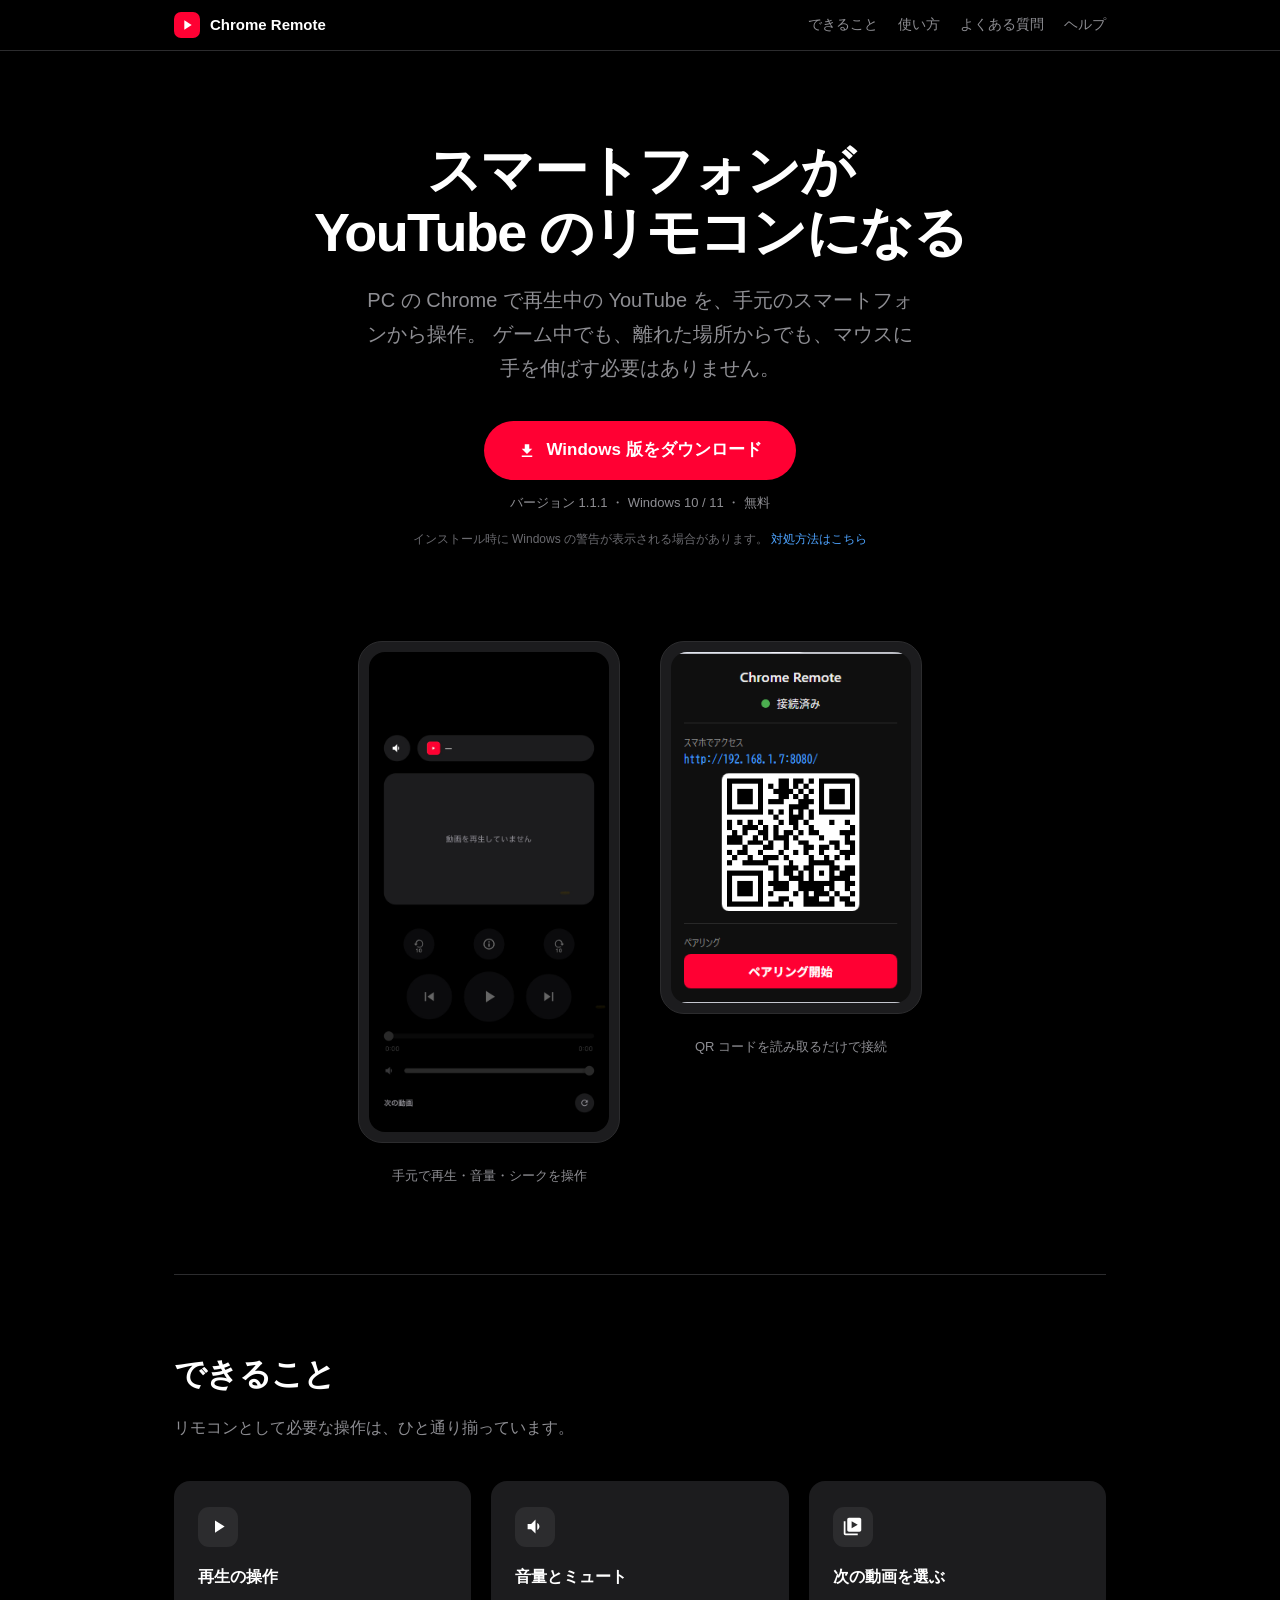
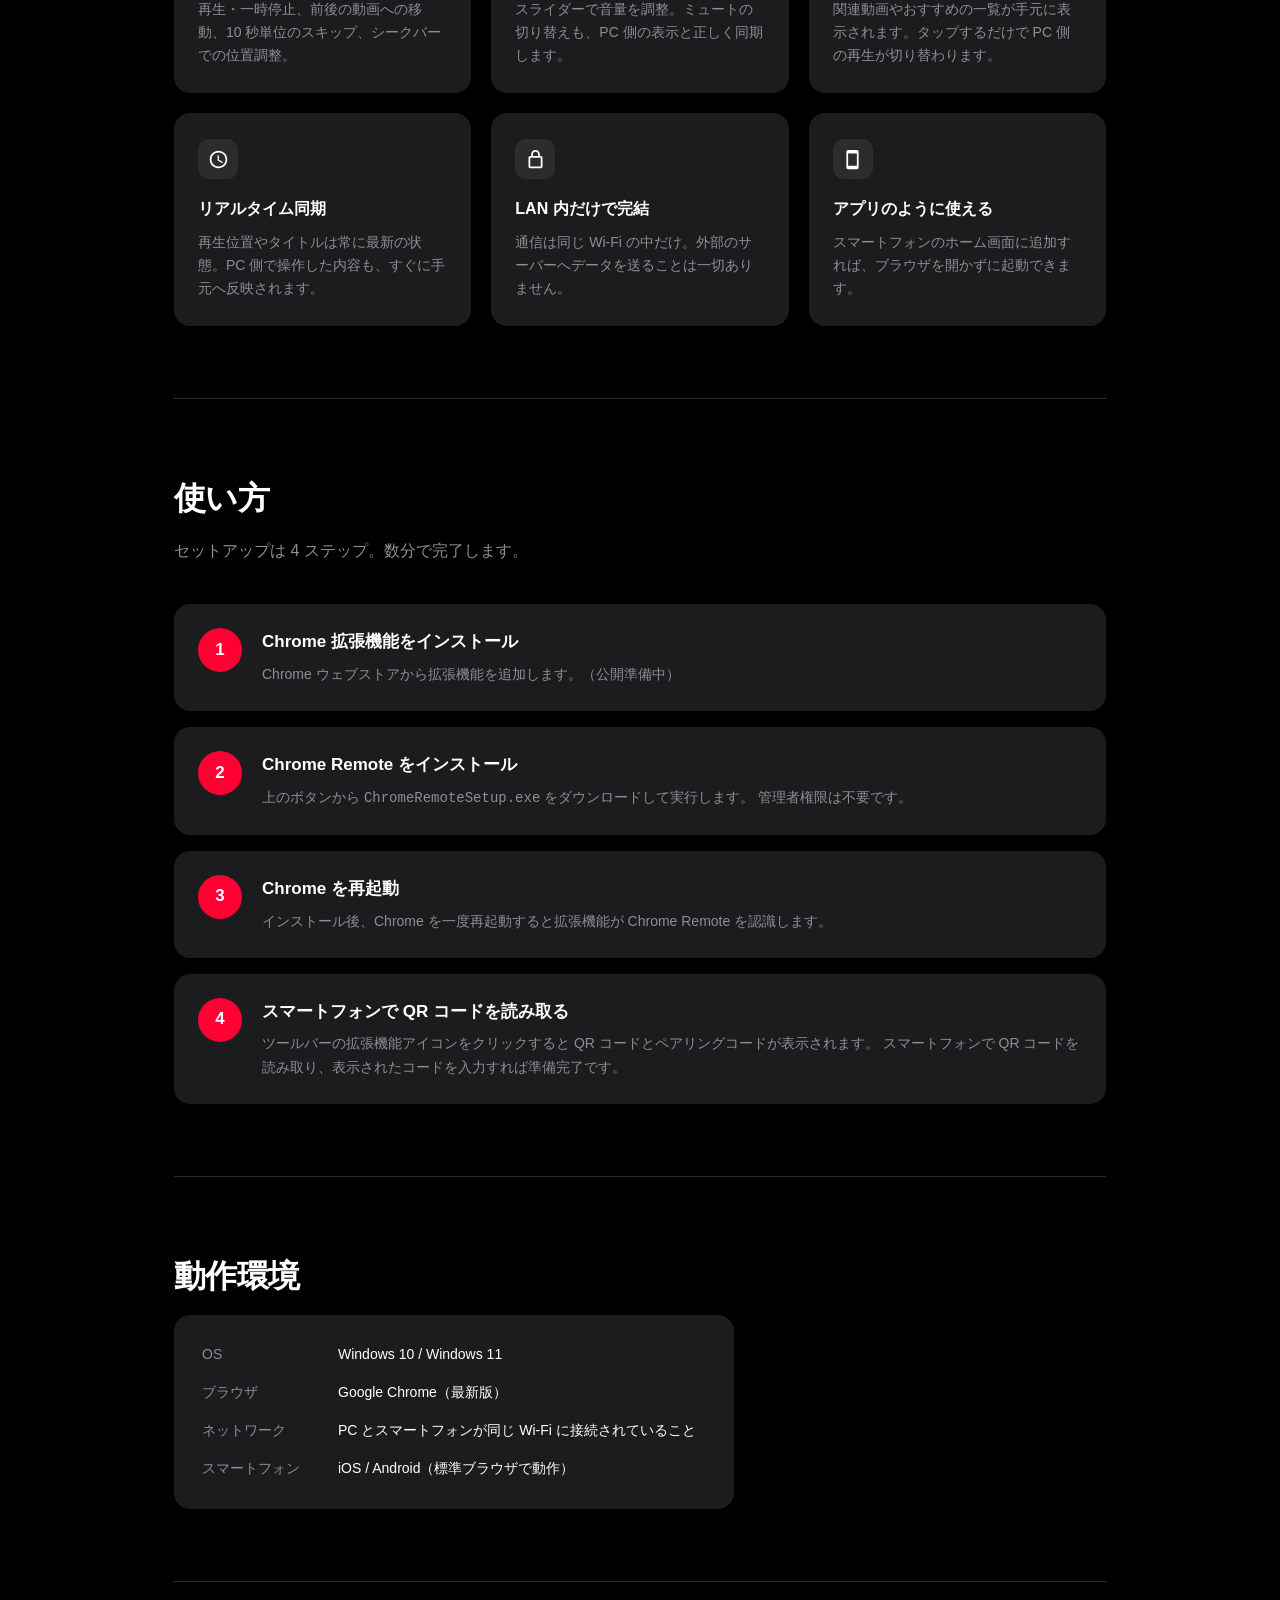
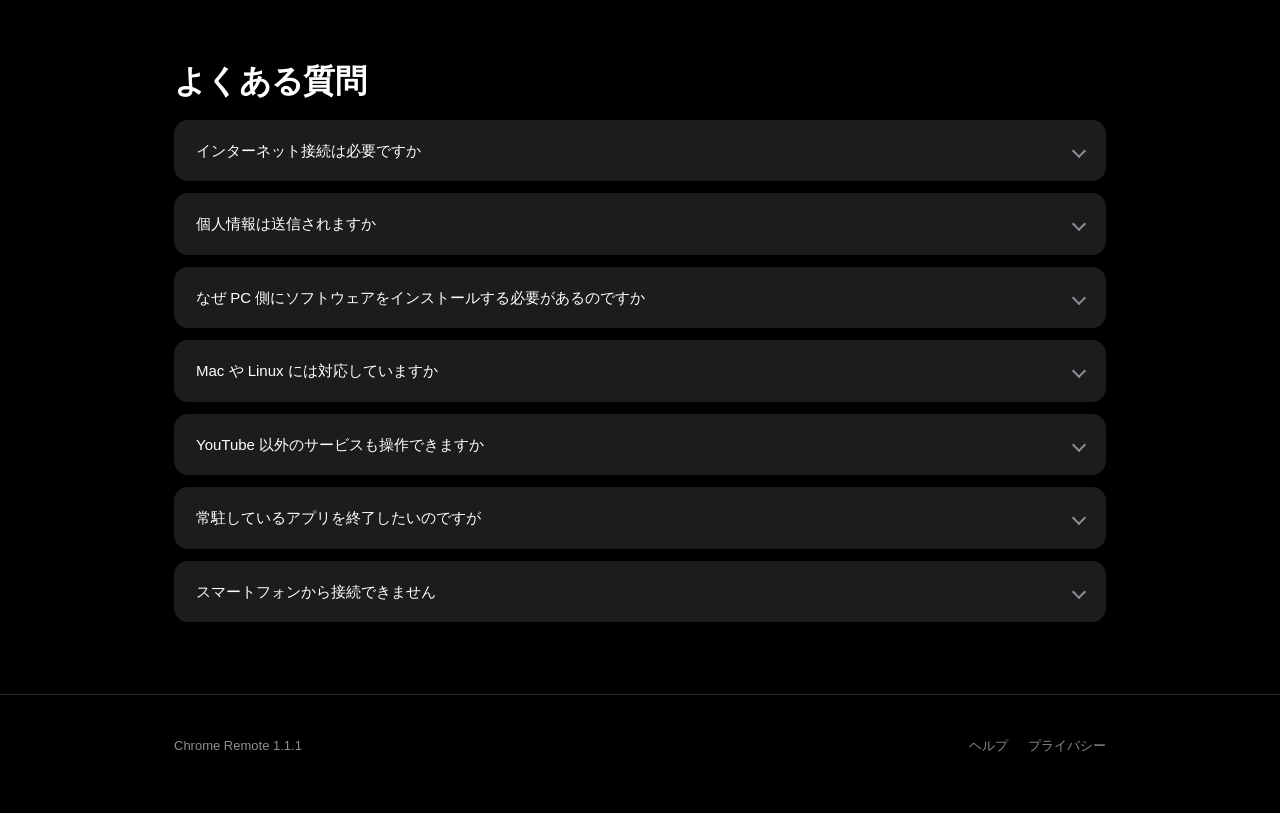
<file: index.html>
<!DOCTYPE html>
<html lang="ja">
<head>
<meta charset="utf-8">
<meta name="viewport" content="width=device-width, initial-scale=1">
<title>Chrome Remote — スマートフォンから PC の YouTube を操作</title>
<meta name="description" content="スマートフォンから PC の Chrome で再生中の YouTube を操作できる Windows 用ツール。同一 Wi-Fi 内で動作し、インターネット接続は不要です。">
<link rel="icon" type="image/png" href="assets/icon-192.png">
<style>
:root {
  --bg: #000000;
  --surface: #1c1c1e;
  --surface-2: #2c2c2e;
  --fg: #ffffff;
  --fg-dim: #8e8e93;
  --accent: #ff0033;
  --border: #2c2c2e;
  --max: 980px;
}

* { box-sizing: border-box; margin: 0; padding: 0; }

html { scroll-behavior: smooth; }

body {
  font-family: -apple-system, BlinkMacSystemFont, "Segoe UI",
    "Hiragino Sans", "Noto Sans JP", sans-serif;
  background: var(--bg);
  color: var(--fg);
  line-height: 1.7;
  -webkit-font-smoothing: antialiased;
}

.wrap {
  max-width: var(--max);
  margin: 0 auto;
  padding: 0 24px;
}

/* ---- Header ---- */
.site-header {
  position: sticky;
  top: 0;
  z-index: 10;
  background: rgba(0, 0, 0, 0.72);
  backdrop-filter: saturate(180%) blur(20px);
  -webkit-backdrop-filter: saturate(180%) blur(20px);
  border-bottom: 1px solid var(--border);
}
.header-inner {
  max-width: var(--max);
  margin: 0 auto;
  padding: 12px 24px;
  display: flex;
  align-items: center;
  justify-content: space-between;
  gap: 16px;
}
.brand {
  display: flex;
  align-items: center;
  gap: 10px;
  font-weight: 600;
  font-size: 15px;
  text-decoration: none;
  color: var(--fg);
}
.brand-mark {
  width: 26px;
  height: 26px;
  border-radius: 7px;
  background: var(--accent);
  display: grid;
  place-items: center;
}
.brand-mark svg { width: 16px; height: 16px; fill: #fff; }

.header-nav {
  display: flex;
  gap: 20px;
  font-size: 14px;
}
.header-nav a {
  color: var(--fg-dim);
  text-decoration: none;
  transition: color 0.15s;
}
.header-nav a:hover { color: var(--fg); }

/* ---- Hero ---- */
.hero {
  padding: 88px 0 72px;
  text-align: center;
}
.hero h1 {
  font-size: clamp(34px, 6vw, 54px);
  font-weight: 700;
  letter-spacing: -0.03em;
  line-height: 1.15;
}
.hero .lede {
  margin-top: 20px;
  font-size: clamp(16px, 2.4vw, 20px);
  color: var(--fg-dim);
  max-width: 560px;
  margin-left: auto;
  margin-right: auto;
}
.hero .cta-group {
  margin-top: 36px;
  display: flex;
  flex-direction: column;
  align-items: center;
  gap: 12px;
}
.btn-primary {
  display: inline-flex;
  align-items: center;
  gap: 10px;
  background: var(--accent);
  color: #fff;
  font-size: 17px;
  font-weight: 600;
  padding: 15px 34px;
  border-radius: 100px;
  text-decoration: none;
  transition: transform 0.12s, filter 0.15s;
}
.btn-primary:hover { filter: brightness(1.1); }
.btn-primary:active { transform: scale(0.98); }
.btn-primary svg { width: 18px; height: 18px; fill: currentColor; }

.meta-line {
  font-size: 13px;
  color: var(--fg-dim);
}

.meta-note {
  font-size: 12px;
  color: #6a6a6f;
  margin-top: 4px;
  line-height: 1.6;
}
.meta-note a {
  color: #4da3ff;
  text-decoration: none;
}
.meta-note a:hover {
  text-decoration: underline;
}

/* ---- Screenshots ---- */
.shots {
  padding: 20px 0 88px;
  display: flex;
  justify-content: center;
  align-items: flex-start;
  gap: 40px;
  flex-wrap: wrap;
}
.shot { text-align: center; }

.shot-frame {
  background: var(--surface);
  border: 1px solid var(--border);
  border-radius: 24px;
  padding: 10px;
  display: inline-block;
  line-height: 0;
}
.shot-frame img {
  display: block;
  border-radius: 16px;
  object-fit: cover;
  object-position: top;
}

/* スマホ画面: 縦長のため高さで制限する */
.shot-frame.phone img {
  width: 240px;
  height: 480px;
}

/* ポップアップ: 実寸に近いサイズで表示する */
.shot-frame.popup img {
  width: 240px;
  height: auto;
}

.shot-caption {
  margin-top: 14px;
  font-size: 13px;
  color: var(--fg-dim);
  line-height: 1.6;
}

@media (max-width: 640px) {
  .shots { gap: 32px; }
  .shot-frame.phone img { width: 200px; height: 400px; }
  .shot-frame.popup img { width: 200px; }
}

/* ---- Sections ---- */
section { padding: 72px 0; border-top: 1px solid var(--border); }
.section-title {
  font-size: clamp(24px, 4vw, 32px);
  font-weight: 700;
  letter-spacing: -0.02em;
  margin-bottom: 12px;
}
.section-lede {
  color: var(--fg-dim);
  margin-bottom: 40px;
  font-size: 16px;
}

/* ---- Features ---- */
.features {
  display: grid;
  grid-template-columns: repeat(auto-fit, minmax(230px, 1fr));
  gap: 20px;
}
.feature {
  background: var(--surface);
  border-radius: 16px;
  padding: 26px 24px;
}
.feature-icon {
  width: 40px;
  height: 40px;
  border-radius: 11px;
  background: var(--surface-2);
  display: grid;
  place-items: center;
  margin-bottom: 16px;
}
.feature-icon svg { width: 21px; height: 21px; fill: var(--fg); }
.feature h3 {
  font-size: 16px;
  font-weight: 600;
  margin-bottom: 8px;
}
.feature p {
  font-size: 14px;
  color: var(--fg-dim);
  line-height: 1.65;
}

/* ---- Steps ---- */
.steps {
  display: grid;
  gap: 16px;
  counter-reset: step;
}
.step {
  display: grid;
  grid-template-columns: 44px 1fr;
  gap: 20px;
  align-items: start;
  background: var(--surface);
  border-radius: 16px;
  padding: 24px;
}
.step::before {
  counter-increment: step;
  content: counter(step);
  width: 44px;
  height: 44px;
  border-radius: 50%;
  background: var(--accent);
  color: #fff;
  font-weight: 700;
  font-size: 17px;
  display: grid;
  place-items: center;
}
.step h3 {
  font-size: 17px;
  font-weight: 600;
  margin-bottom: 6px;
}
.step p {
  font-size: 14px;
  color: var(--fg-dim);
}
.step a { color: #4da3ff; }

/* ---- FAQ ---- */
.faq-list { display: grid; gap: 12px; }
details {
  background: var(--surface);
  border-radius: 14px;
  overflow: hidden;
}
summary {
  padding: 18px 22px;
  font-size: 15px;
  font-weight: 500;
  cursor: pointer;
  list-style: none;
  display: flex;
  align-items: center;
  justify-content: space-between;
  gap: 16px;
}
summary::-webkit-details-marker { display: none; }
summary::after {
  content: "";
  width: 8px;
  height: 8px;
  border-right: 2px solid var(--fg-dim);
  border-bottom: 2px solid var(--fg-dim);
  transform: rotate(45deg);
  transition: transform 0.2s;
  flex-shrink: 0;
}
details[open] summary::after { transform: rotate(-135deg); }
details p {
  padding: 0 22px 20px;
  font-size: 14px;
  color: var(--fg-dim);
}

/* ---- Requirements ---- */
.req {
  background: var(--surface);
  border-radius: 16px;
  padding: 28px;
  display: grid;
  gap: 14px;
  max-width: 560px;
}
.req-row {
  display: grid;
  grid-template-columns: 120px 1fr;
  gap: 16px;
  font-size: 14px;
}
.req-row dt { color: var(--fg-dim); }

/* ---- Footer ---- */
.site-footer {
  border-top: 1px solid var(--border);
  padding: 40px 0 56px;
  font-size: 13px;
  color: var(--fg-dim);
}
.footer-inner {
  display: flex;
  flex-wrap: wrap;
  gap: 20px;
  justify-content: space-between;
  align-items: center;
}
.footer-links { display: flex; gap: 20px; }
.footer-links a {
  color: var(--fg-dim);
  text-decoration: none;
}
.footer-links a:hover { color: var(--fg); }

@media (max-width: 640px) {
  .header-nav { display: none; }
  .hero { padding: 60px 0 48px; }
  section { padding: 56px 0; }
  .req-row { grid-template-columns: 1fr; gap: 4px; }
}
</style>
</head>
<body>

<header class="site-header">
  <div class="header-inner">
    <a class="brand" href="#top">
      <span class="brand-mark">
        <svg viewBox="0 0 24 24"><path d="M8 5v14l11-7z"/></svg>
      </span>
      Chrome Remote
    </a>
    <nav class="header-nav">
      <a href="#features">できること</a>
      <a href="#setup">使い方</a>
      <a href="#faq">よくある質問</a>
      <a href="help.html">ヘルプ</a>
    </nav>
  </div>
</header>

<main id="top">

  <div class="wrap">
    <section class="hero" style="border-top: none;">
      <h1>スマートフォンが<br>YouTube のリモコンになる</h1>
      <p class="lede">
        PC の Chrome で再生中の YouTube を、手元のスマートフォンから操作。
        ゲーム中でも、離れた場所からでも、マウスに手を伸ばす必要はありません。
      </p>
      <div class="cta-group">
        <a class="btn-primary"
           href="https://github.com/DOGON309/ChromeRemoteSite/releases/latest/download/ChromeRemoteSetup.exe">
          <svg viewBox="0 0 24 24"><path d="M19 9h-4V3H9v6H5l7 7 7-7zM5 18v2h14v-2H5z"/></svg>
          Windows 版をダウンロード
        </a>
        <p class="meta-line">バージョン 1.1.1 ・ Windows 10 / 11 ・ 無料</p>
        <p class="meta-note">
          インストール時に Windows の警告が表示される場合があります。
          <a href="help.html#install">対処方法はこちら</a>
        </p>
      </div>
    </section>
  </div>

  <div class="wrap">
    <div class="shots">
      <div class="shot">
        <div class="shot-frame phone">
          <img src="assets/screenshot-phone.png" alt="スマートフォンの操作画面">
        </div>
        <p class="shot-caption">手元で再生・音量・シークを操作</p>
      </div>
      <div class="shot">
        <div class="shot-frame popup">
          <img src="assets/screenshot-extension.png" alt="拡張機能のポップアップ">
        </div>
        <p class="shot-caption">QR コードを読み取るだけで接続</p>
      </div>
    </div>
  </div>

  <div class="wrap">
    <section id="features">
      <h2 class="section-title">できること</h2>
      <p class="section-lede">リモコンとして必要な操作は、ひと通り揃っています。</p>

      <div class="features">
        <div class="feature">
          <div class="feature-icon">
            <svg viewBox="0 0 24 24"><path d="M8 5v14l11-7z"/></svg>
          </div>
          <h3>再生の操作</h3>
          <p>再生・一時停止、前後の動画への移動、10 秒単位のスキップ、シークバーでの位置調整。</p>
        </div>

        <div class="feature">
          <div class="feature-icon">
            <svg viewBox="0 0 24 24"><path d="M3 9v6h4l5 5V4L7 9H3zm13.5 3c0-1.77-1.02-3.29-2.5-4.03v8.05c1.48-.73 2.5-2.25 2.5-4.02z"/></svg>
          </div>
          <h3>音量とミュート</h3>
          <p>スライダーで音量を調整。ミュートの切り替えも、PC 側の表示と正しく同期します。</p>
        </div>

        <div class="feature">
          <div class="feature-icon">
            <svg viewBox="0 0 24 24"><path d="M4 6H2v14c0 1.1.9 2 2 2h14v-2H4V6zm16-4H8c-1.1 0-2 .9-2 2v12c0 1.1.9 2 2 2h12c1.1 0 2-.9 2-2V4c0-1.1-.9-2-2-2zm-9 12V6l7 4-7 4z"/></svg>
          </div>
          <h3>次の動画を選ぶ</h3>
          <p>関連動画やおすすめの一覧が手元に表示されます。タップするだけで PC 側の再生が切り替わります。</p>
        </div>

        <div class="feature">
          <div class="feature-icon">
            <svg viewBox="0 0 24 24"><path d="M12 2C6.48 2 2 6.48 2 12s4.48 10 10 10 10-4.48 10-10S17.52 2 12 2zm0 18c-4.41 0-8-3.59-8-8s3.59-8 8-8 8 3.59 8 8-3.59 8-8 8zm.5-13H11v6l5.25 3.15.75-1.23-4.5-2.67z"/></svg>
          </div>
          <h3>リアルタイム同期</h3>
          <p>再生位置やタイトルは常に最新の状態。PC 側で操作した内容も、すぐに手元へ反映されます。</p>
        </div>

        <div class="feature">
          <div class="feature-icon">
            <svg viewBox="0 0 24 24"><path d="M18 8h-1V6c0-2.76-2.24-5-5-5S7 3.24 7 6v2H6c-1.1 0-2 .9-2 2v10c0 1.1.9 2 2 2h12c1.1 0 2-.9 2-2V10c0-1.1-.9-2-2-2zM9 6c0-1.66 1.34-3 3-3s3 1.34 3 3v2H9V6zm9 14H6V10h12v10z"/></svg>
          </div>
          <h3>LAN 内だけで完結</h3>
          <p>通信は同じ Wi-Fi の中だけ。外部のサーバーへデータを送ることは一切ありません。</p>
        </div>

        <div class="feature">
          <div class="feature-icon">
            <svg viewBox="0 0 24 24"><path d="M17 1.01L7 1c-1.1 0-2 .9-2 2v18c0 1.1.9 2 2 2h10c1.1 0 2-.9 2-2V3c0-1.1-.9-1.99-2-1.99zM17 19H7V5h10v14z"/></svg>
          </div>
          <h3>アプリのように使える</h3>
          <p>スマートフォンのホーム画面に追加すれば、ブラウザを開かずに起動できます。</p>
        </div>
      </div>
    </section>
  </div>

  <div class="wrap">
    <section id="setup">
      <h2 class="section-title">使い方</h2>
      <p class="section-lede">セットアップは 4 ステップ。数分で完了します。</p>

      <div class="steps">
        <div class="step">
          <div>
            <h3>Chrome 拡張機能をインストール</h3>
            <p>Chrome ウェブストアから拡張機能を追加します。（公開準備中）</p>
          </div>
        </div>

        <div class="step">
          <div>
            <h3>Chrome Remote をインストール</h3>
            <p>
              上のボタンから <code>ChromeRemoteSetup.exe</code> をダウンロードして実行します。
              管理者権限は不要です。
            </p>
          </div>
        </div>

        <div class="step">
          <div>
            <h3>Chrome を再起動</h3>
            <p>インストール後、Chrome を一度再起動すると拡張機能が Chrome Remote を認識します。</p>
          </div>
        </div>

        <div class="step">
          <div>
            <h3>スマートフォンで QR コードを読み取る</h3>
            <p>
              ツールバーの拡張機能アイコンをクリックすると QR コードとペアリングコードが表示されます。
              スマートフォンで QR コードを読み取り、表示されたコードを入力すれば準備完了です。
            </p>
          </div>
        </div>
      </div>
    </section>
  </div>

  <div class="wrap">
    <section id="requirements">
      <h2 class="section-title">動作環境</h2>
      <dl class="req">
        <div class="req-row">
          <dt>OS</dt>
          <dd>Windows 10 / Windows 11</dd>
        </div>
        <div class="req-row">
          <dt>ブラウザ</dt>
          <dd>Google Chrome（最新版）</dd>
        </div>
        <div class="req-row">
          <dt>ネットワーク</dt>
          <dd>PC とスマートフォンが同じ Wi-Fi に接続されていること</dd>
        </div>
        <div class="req-row">
          <dt>スマートフォン</dt>
          <dd>iOS / Android（標準ブラウザで動作）</dd>
        </div>
      </dl>
    </section>
  </div>

  <div class="wrap">
    <section id="faq">
      <h2 class="section-title">よくある質問</h2>

      <div class="faq-list">
        <details>
          <summary>インターネット接続は必要ですか</summary>
          <p>
            YouTube の再生自体にはインターネットが必要ですが、
            スマートフォンと PC の通信は同じ Wi-Fi の中だけで完結します。
            外部のサーバーを経由することはありません。
          </p>
        </details>

        <details>
          <summary>個人情報は送信されますか</summary>
          <p>
            一切送信しません。再生中の動画のタイトルや再生位置といった情報は、
            同じネットワーク内の PC とスマートフォンの間だけでやり取りされます。
            外部への送信や、利用状況の収集は行っていません。
          </p>
        </details>

        <details>
          <summary>なぜ PC 側にソフトウェアをインストールする必要があるのですか</summary>
          <p>
            Chrome 拡張機能はスマートフォンからの接続を直接受け取ることができないため、
            その橋渡しをする常駐アプリケーションが必要になります。
            インストールされるのは、この橋渡しを行うプログラムだけです。
          </p>
        </details>

        <details>
          <summary>Mac や Linux には対応していますか</summary>
          <p>現在は Windows 10 / 11 のみの対応です。</p>
        </details>

        <details>
          <summary>YouTube 以外のサービスも操作できますか</summary>
          <p>現在は YouTube のみに対応しています。</p>
        </details>

        <details>
          <summary>常駐しているアプリを終了したいのですが</summary>
          <p>
            タスクトレイ（通知領域）の Chrome Remote アイコンを右クリックし、
            「終了」を選択してください。
          </p>
        </details>

        <details>
          <summary>スマートフォンから接続できません</summary>
          <p>
            PC とスマートフォンが同じ Wi-Fi に接続されているか確認してください。
            それでも接続できない場合は、
            <a href="help.html">ヘルプ</a>のトラブルシューティングをご覧ください。
          </p>
        </details>
      </div>
    </section>
  </div>

</main>

<footer class="site-footer">
  <div class="wrap footer-inner">
    <span>Chrome Remote 1.1.1</span>
    <nav class="footer-links">
      <a href="help.html">ヘルプ</a>
      <a href="privacy.html">プライバシー</a>
    </nav>
  </div>
</footer>

</body>
</html>
</file>
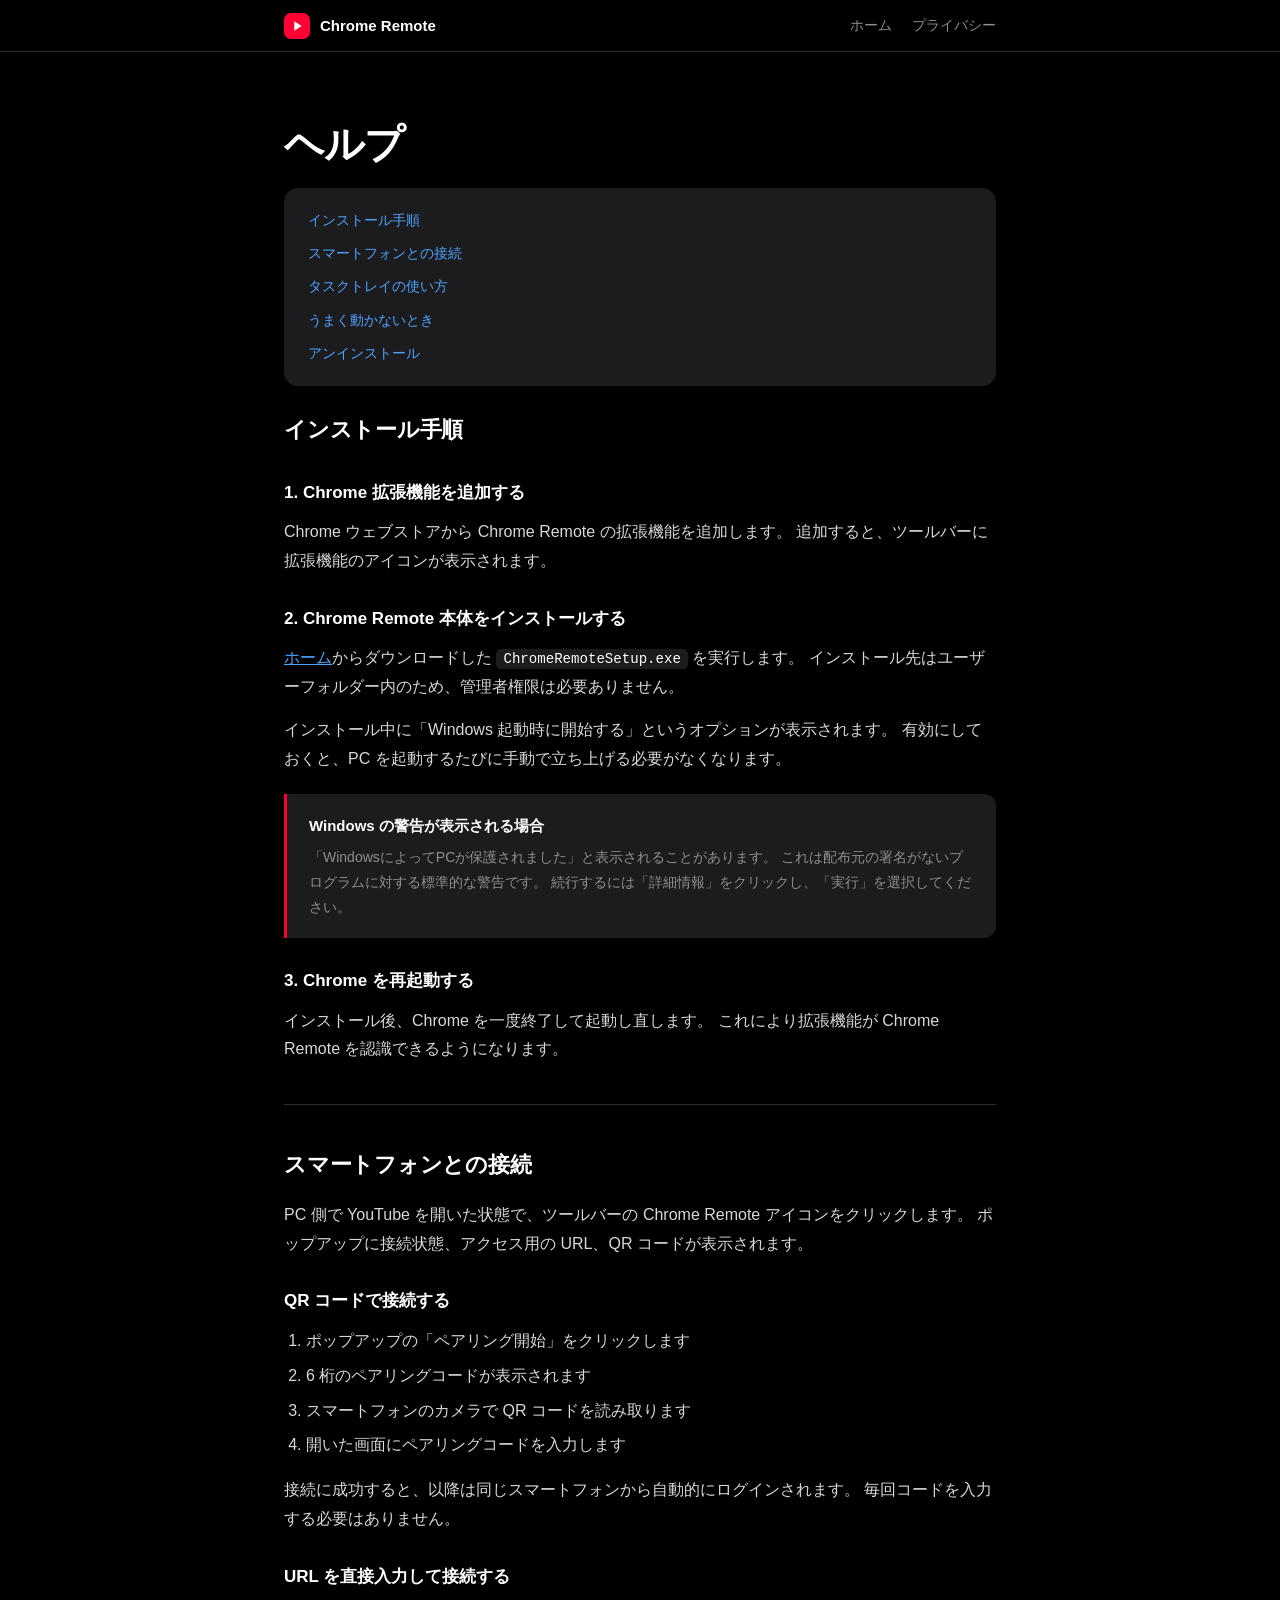
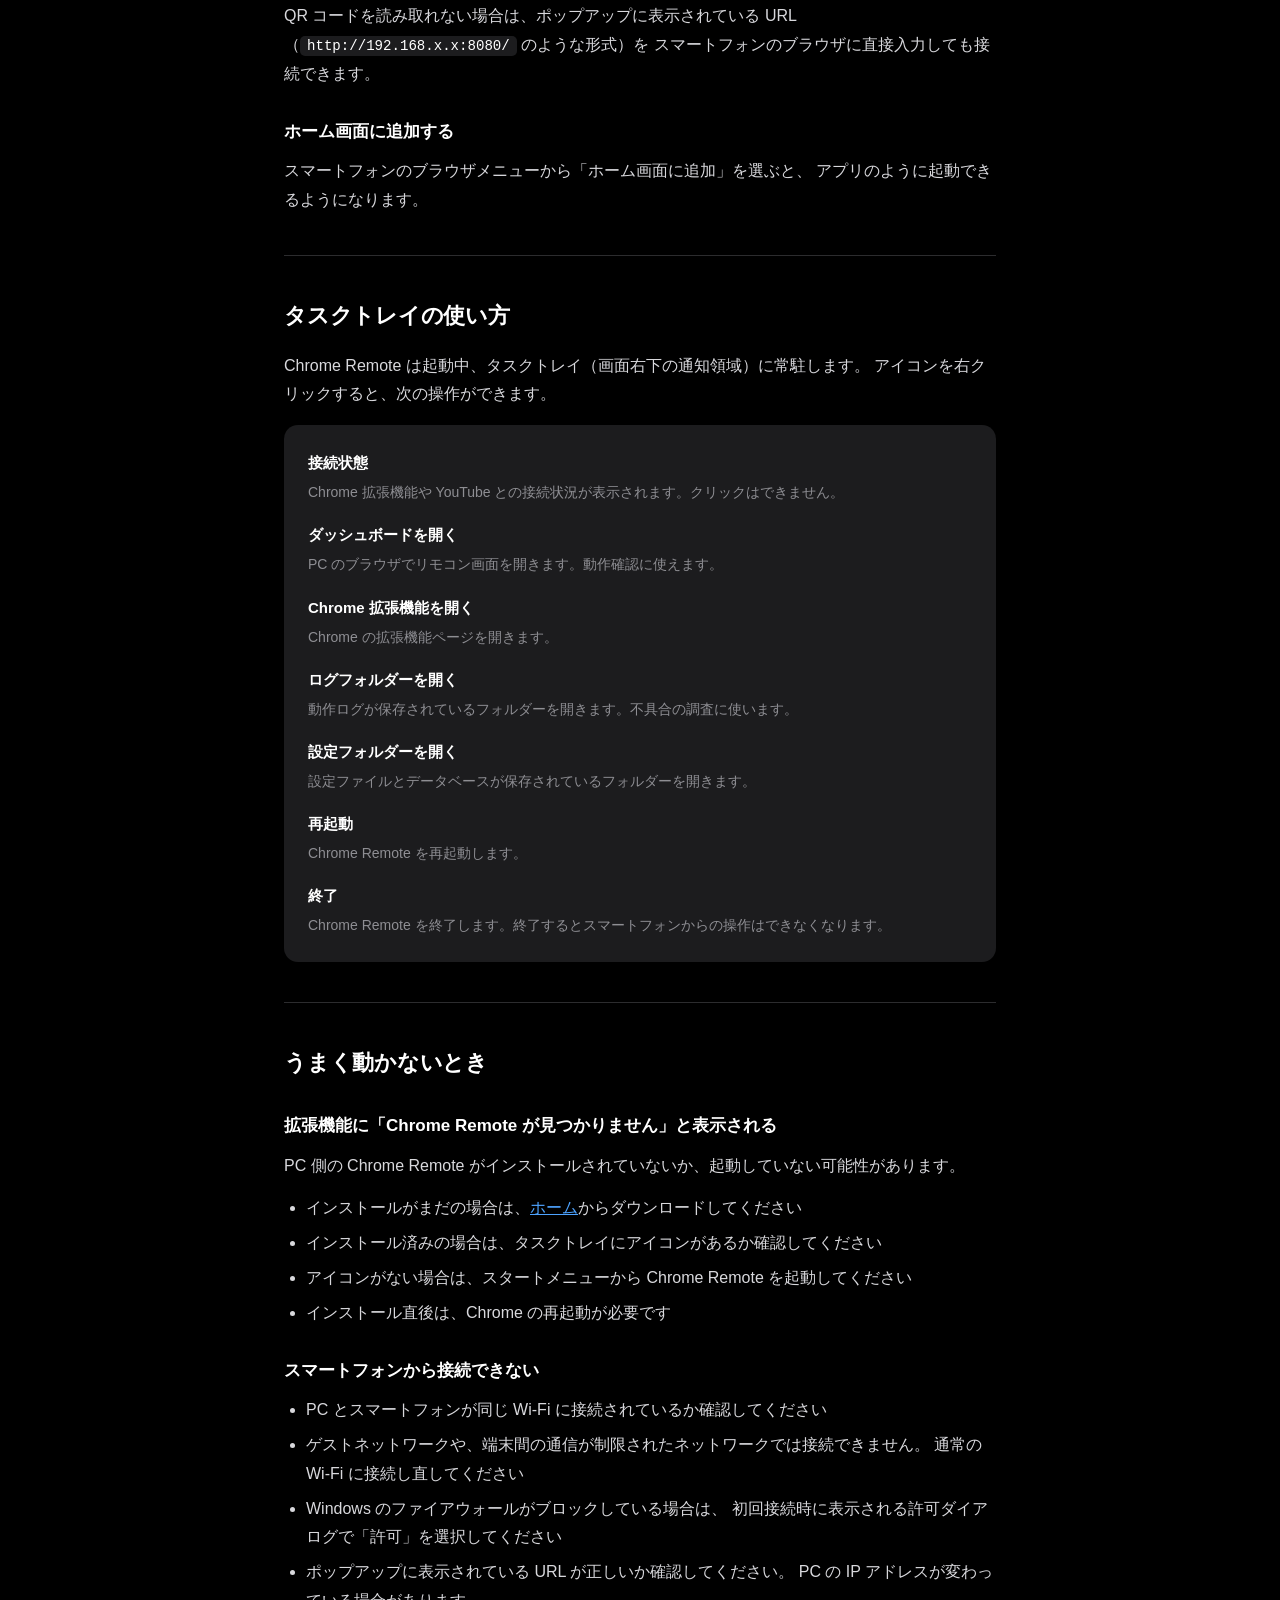
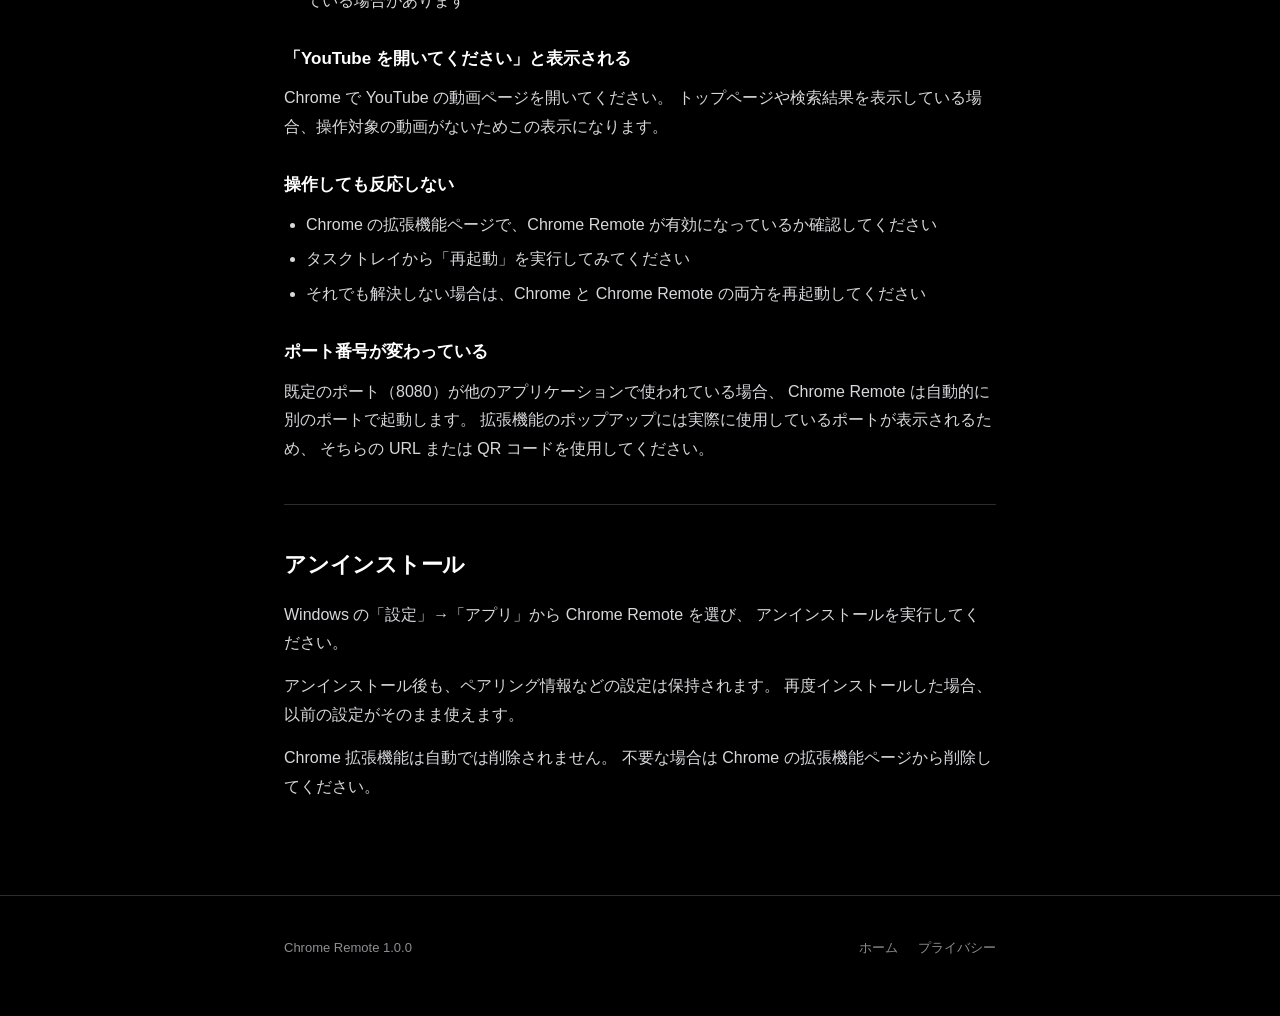
<file: help.html>
<!DOCTYPE html>
<html lang="ja">
<head>
<meta charset="utf-8">
<meta name="viewport" content="width=device-width, initial-scale=1">
<title>ヘルプ — Chrome Remote</title>
<link rel="icon" type="image/png" href="assets/icon-192.png">
<link rel="stylesheet" href="doc.css">
</head>
<body>

<header class="site-header">
  <div class="header-inner">
    <a class="brand" href="index.html">
      <span class="brand-mark">
        <svg viewBox="0 0 24 24"><path d="M8 5v14l11-7z"/></svg>
      </span>
      Chrome Remote
    </a>
    <nav class="header-nav">
      <a href="index.html">ホーム</a>
      <a href="privacy.html">プライバシー</a>
    </nav>
  </div>
</header>

<main class="doc">
  <h1>ヘルプ</h1>

  <nav class="toc">
    <a href="#install">インストール手順</a>
    <a href="#pairing">スマートフォンとの接続</a>
    <a href="#tray">タスクトレイの使い方</a>
    <a href="#trouble">うまく動かないとき</a>
    <a href="#uninstall">アンインストール</a>
  </nav>

  <section id="install">
    <h2>インストール手順</h2>

    <h3>1. Chrome 拡張機能を追加する</h3>
    <p>
      Chrome ウェブストアから Chrome Remote の拡張機能を追加します。
      追加すると、ツールバーに拡張機能のアイコンが表示されます。
    </p>

    <h3>2. Chrome Remote 本体をインストールする</h3>
    <p>
      <a href="index.html">ホーム</a>からダウンロードした
      <code>ChromeRemoteSetup.exe</code> を実行します。
      インストール先はユーザーフォルダー内のため、管理者権限は必要ありません。
    </p>
    <p>
      インストール中に「Windows 起動時に開始する」というオプションが表示されます。
      有効にしておくと、PC を起動するたびに手動で立ち上げる必要がなくなります。
    </p>

    <div class="note">
      <strong>Windows の警告が表示される場合</strong>
      <p>
        「WindowsによってPCが保護されました」と表示されることがあります。
        これは配布元の署名がないプログラムに対する標準的な警告です。
        続行するには「詳細情報」をクリックし、「実行」を選択してください。
      </p>
    </div>

    <h3>3. Chrome を再起動する</h3>
    <p>
      インストール後、Chrome を一度終了して起動し直します。
      これにより拡張機能が Chrome Remote を認識できるようになります。
    </p>
  </section>

  <section id="pairing">
    <h2>スマートフォンとの接続</h2>

    <p>
      PC 側で YouTube を開いた状態で、ツールバーの Chrome Remote アイコンをクリックします。
      ポップアップに接続状態、アクセス用の URL、QR コードが表示されます。
    </p>

    <h3>QR コードで接続する</h3>
    <ol>
      <li>ポップアップの「ペアリング開始」をクリックします</li>
      <li>6 桁のペアリングコードが表示されます</li>
      <li>スマートフォンのカメラで QR コードを読み取ります</li>
      <li>開いた画面にペアリングコードを入力します</li>
    </ol>
    <p>
      接続に成功すると、以降は同じスマートフォンから自動的にログインされます。
      毎回コードを入力する必要はありません。
    </p>

    <h3>URL を直接入力して接続する</h3>
    <p>
      QR コードを読み取れない場合は、ポップアップに表示されている URL
      （<code>http://192.168.x.x:8080/</code> のような形式）を
      スマートフォンのブラウザに直接入力しても接続できます。
    </p>

    <h3>ホーム画面に追加する</h3>
    <p>
      スマートフォンのブラウザメニューから「ホーム画面に追加」を選ぶと、
      アプリのように起動できるようになります。
    </p>
  </section>

  <section id="tray">
    <h2>タスクトレイの使い方</h2>

    <p>
      Chrome Remote は起動中、タスクトレイ（画面右下の通知領域）に常駐します。
      アイコンを右クリックすると、次の操作ができます。
    </p>

    <dl class="def-list">
      <dt>接続状態</dt>
      <dd>Chrome 拡張機能や YouTube との接続状況が表示されます。クリックはできません。</dd>

      <dt>ダッシュボードを開く</dt>
      <dd>PC のブラウザでリモコン画面を開きます。動作確認に使えます。</dd>

      <dt>Chrome 拡張機能を開く</dt>
      <dd>Chrome の拡張機能ページを開きます。</dd>

      <dt>ログフォルダーを開く</dt>
      <dd>動作ログが保存されているフォルダーを開きます。不具合の調査に使います。</dd>

      <dt>設定フォルダーを開く</dt>
      <dd>設定ファイルとデータベースが保存されているフォルダーを開きます。</dd>

      <dt>再起動</dt>
      <dd>Chrome Remote を再起動します。</dd>

      <dt>終了</dt>
      <dd>Chrome Remote を終了します。終了するとスマートフォンからの操作はできなくなります。</dd>
    </dl>
  </section>

  <section id="trouble">
    <h2>うまく動かないとき</h2>

    <h3>拡張機能に「Chrome Remote が見つかりません」と表示される</h3>
    <p>
      PC 側の Chrome Remote がインストールされていないか、起動していない可能性があります。
    </p>
    <ul>
      <li>インストールがまだの場合は、<a href="index.html">ホーム</a>からダウンロードしてください</li>
      <li>インストール済みの場合は、タスクトレイにアイコンがあるか確認してください</li>
      <li>アイコンがない場合は、スタートメニューから Chrome Remote を起動してください</li>
      <li>インストール直後は、Chrome の再起動が必要です</li>
    </ul>

    <h3>スマートフォンから接続できない</h3>
    <ul>
      <li>PC とスマートフォンが同じ Wi-Fi に接続されているか確認してください</li>
      <li>
        ゲストネットワークや、端末間の通信が制限されたネットワークでは接続できません。
        通常の Wi-Fi に接続し直してください
      </li>
      <li>
        Windows のファイアウォールがブロックしている場合は、
        初回接続時に表示される許可ダイアログで「許可」を選択してください
      </li>
      <li>
        ポップアップに表示されている URL が正しいか確認してください。
        PC の IP アドレスが変わっている場合があります
      </li>
    </ul>

    <h3>「YouTube を開いてください」と表示される</h3>
    <p>
      Chrome で YouTube の動画ページを開いてください。
      トップページや検索結果を表示している場合、操作対象の動画がないためこの表示になります。
    </p>

    <h3>操作しても反応しない</h3>
    <ul>
      <li>Chrome の拡張機能ページで、Chrome Remote が有効になっているか確認してください</li>
      <li>タスクトレイから「再起動」を実行してみてください</li>
      <li>それでも解決しない場合は、Chrome と Chrome Remote の両方を再起動してください</li>
    </ul>

    <h3>ポート番号が変わっている</h3>
    <p>
      既定のポート（8080）が他のアプリケーションで使われている場合、
      Chrome Remote は自動的に別のポートで起動します。
      拡張機能のポップアップには実際に使用しているポートが表示されるため、
      そちらの URL または QR コードを使用してください。
    </p>
  </section>

  <section id="uninstall">
    <h2>アンインストール</h2>

    <p>
      Windows の「設定」→「アプリ」から Chrome Remote を選び、
      アンインストールを実行してください。
    </p>
    <p>
      アンインストール後も、ペアリング情報などの設定は保持されます。
      再度インストールした場合、以前の設定がそのまま使えます。
    </p>
    <p>
      Chrome 拡張機能は自動では削除されません。
      不要な場合は Chrome の拡張機能ページから削除してください。
    </p>
  </section>

</main>

<footer class="site-footer">
  <div class="wrap footer-inner">
    <span>Chrome Remote 1.0.0</span>
    <nav class="footer-links">
      <a href="index.html">ホーム</a>
      <a href="privacy.html">プライバシー</a>
    </nav>
  </div>
</footer>

</body>
</html>
</file>
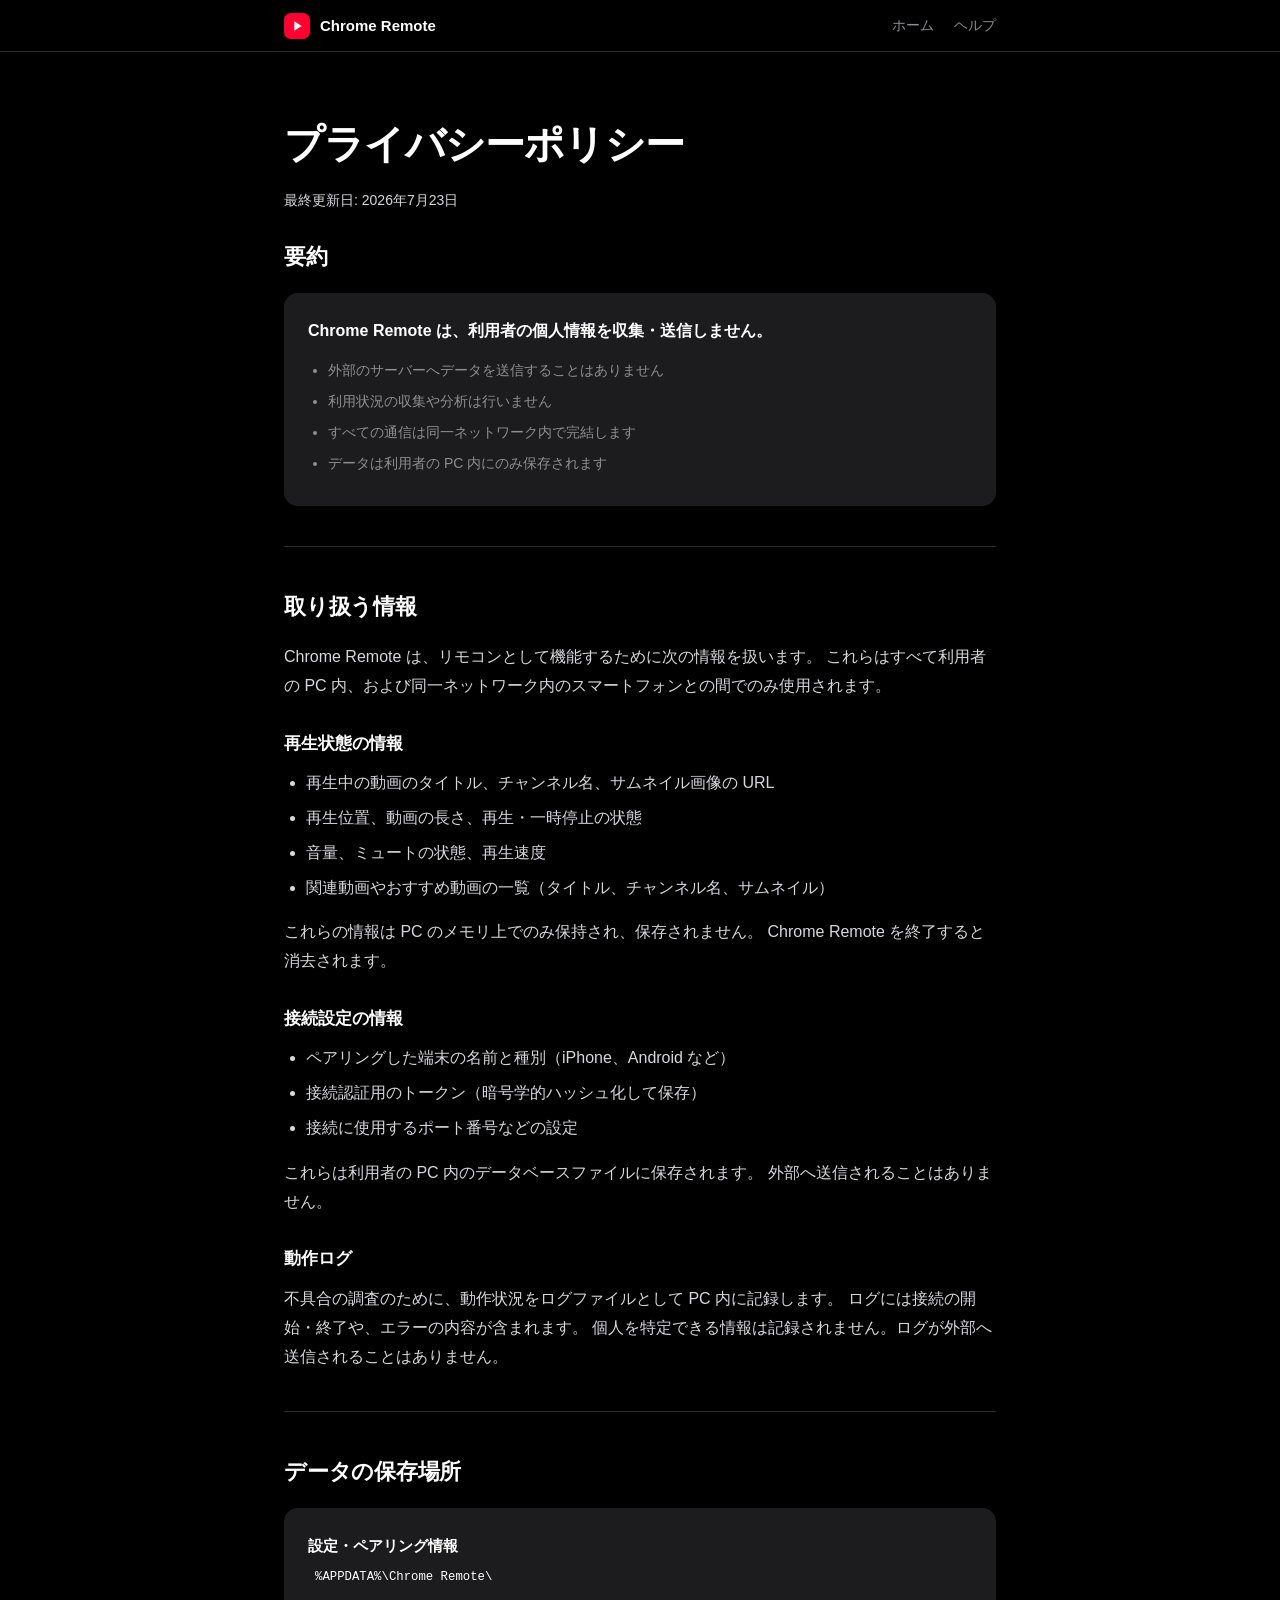
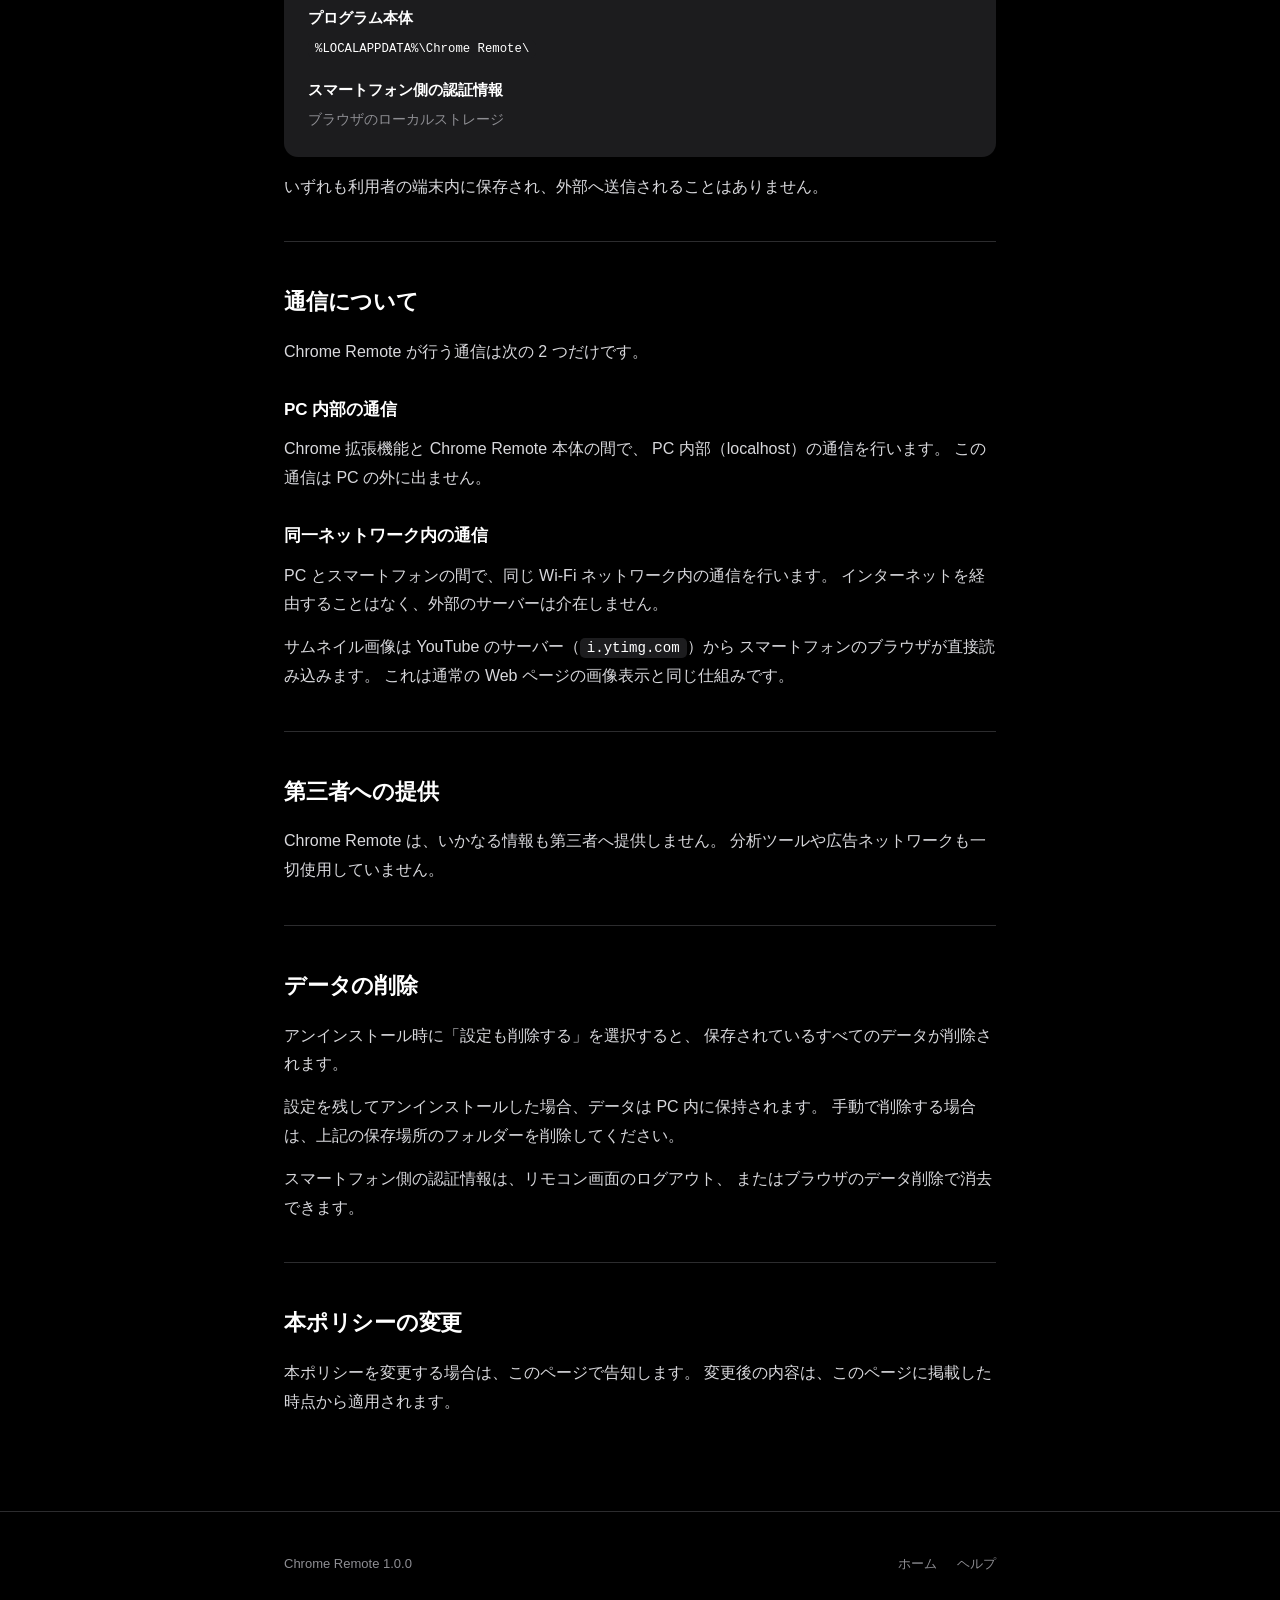
<file: privacy.html>
<!DOCTYPE html>
<html lang="ja">
<head>
<meta charset="utf-8">
<meta name="viewport" content="width=device-width, initial-scale=1">
<title>プライバシーポリシー — Chrome Remote</title>
<link rel="icon" type="image/png" href="assets/icon-192.png">
<link rel="stylesheet" href="doc.css">
</head>
<body>

<header class="site-header">
  <div class="header-inner">
    <a class="brand" href="index.html">
      <span class="brand-mark">
        <svg viewBox="0 0 24 24"><path d="M8 5v14l11-7z"/></svg>
      </span>
      Chrome Remote
    </a>
    <nav class="header-nav">
      <a href="index.html">ホーム</a>
      <a href="help.html">ヘルプ</a>
    </nav>
  </div>
</header>

<main class="doc">
  <h1>プライバシーポリシー</h1>
  <p class="updated">最終更新日: 2026年7月23日</p>

  <section>
    <h2>要約</h2>
    <div class="summary-box">
      <p>Chrome Remote は、利用者の個人情報を収集・送信しません。</p>
      <ul>
        <li>外部のサーバーへデータを送信することはありません</li>
        <li>利用状況の収集や分析は行いません</li>
        <li>すべての通信は同一ネットワーク内で完結します</li>
        <li>データは利用者の PC 内にのみ保存されます</li>
      </ul>
    </div>
  </section>

  <section>
    <h2>取り扱う情報</h2>

    <p>
      Chrome Remote は、リモコンとして機能するために次の情報を扱います。
      これらはすべて利用者の PC 内、および同一ネットワーク内のスマートフォンとの間でのみ使用されます。
    </p>

    <h3>再生状態の情報</h3>
    <ul>
      <li>再生中の動画のタイトル、チャンネル名、サムネイル画像の URL</li>
      <li>再生位置、動画の長さ、再生・一時停止の状態</li>
      <li>音量、ミュートの状態、再生速度</li>
      <li>関連動画やおすすめ動画の一覧（タイトル、チャンネル名、サムネイル）</li>
    </ul>
    <p>
      これらの情報は PC のメモリ上でのみ保持され、保存されません。
      Chrome Remote を終了すると消去されます。
    </p>

    <h3>接続設定の情報</h3>
    <ul>
      <li>ペアリングした端末の名前と種別（iPhone、Android など）</li>
      <li>接続認証用のトークン（暗号学的ハッシュ化して保存）</li>
      <li>接続に使用するポート番号などの設定</li>
    </ul>
    <p>
      これらは利用者の PC 内のデータベースファイルに保存されます。
      外部へ送信されることはありません。
    </p>

    <h3>動作ログ</h3>
    <p>
      不具合の調査のために、動作状況をログファイルとして PC 内に記録します。
      ログには接続の開始・終了や、エラーの内容が含まれます。
      個人を特定できる情報は記録されません。ログが外部へ送信されることはありません。
    </p>
  </section>

  <section>
    <h2>データの保存場所</h2>

    <dl class="def-list">
      <dt>設定・ペアリング情報</dt>
      <dd><code>%APPDATA%\Chrome Remote\</code></dd>

      <dt>プログラム本体</dt>
      <dd><code>%LOCALAPPDATA%\Chrome Remote\</code></dd>

      <dt>スマートフォン側の認証情報</dt>
      <dd>ブラウザのローカルストレージ</dd>
    </dl>

    <p>
      いずれも利用者の端末内に保存され、外部へ送信されることはありません。
    </p>
  </section>

  <section>
    <h2>通信について</h2>

    <p>
      Chrome Remote が行う通信は次の 2 つだけです。
    </p>

    <h3>PC 内部の通信</h3>
    <p>
      Chrome 拡張機能と Chrome Remote 本体の間で、
      PC 内部（localhost）の通信を行います。
      この通信は PC の外に出ません。
    </p>

    <h3>同一ネットワーク内の通信</h3>
    <p>
      PC とスマートフォンの間で、同じ Wi-Fi ネットワーク内の通信を行います。
      インターネットを経由することはなく、外部のサーバーは介在しません。
    </p>

    <p>
      サムネイル画像は YouTube のサーバー（<code>i.ytimg.com</code>）から
      スマートフォンのブラウザが直接読み込みます。
      これは通常の Web ページの画像表示と同じ仕組みです。
    </p>
  </section>

  <section>
    <h2>第三者への提供</h2>
    <p>
      Chrome Remote は、いかなる情報も第三者へ提供しません。
      分析ツールや広告ネットワークも一切使用していません。
    </p>
  </section>

  <section>
    <h2>データの削除</h2>
    <p>
      アンインストール時に「設定も削除する」を選択すると、
      保存されているすべてのデータが削除されます。
    </p>
    <p>
      設定を残してアンインストールした場合、データは PC 内に保持されます。
      手動で削除する場合は、上記の保存場所のフォルダーを削除してください。
    </p>
    <p>
      スマートフォン側の認証情報は、リモコン画面のログアウト、
      またはブラウザのデータ削除で消去できます。
    </p>
  </section>

  <section>
    <h2>本ポリシーの変更</h2>
    <p>
      本ポリシーを変更する場合は、このページで告知します。
      変更後の内容は、このページに掲載した時点から適用されます。
    </p>
  </section>

</main>

<footer class="site-footer">
  <div class="wrap footer-inner">
    <span>Chrome Remote 1.0.0</span>
    <nav class="footer-links">
      <a href="index.html">ホーム</a>
      <a href="help.html">ヘルプ</a>
    </nav>
  </div>
</footer>

</body>
</html>
</file>
<file: doc.css>
:root {
  --bg: #000000;
  --surface: #1c1c1e;
  --surface-2: #2c2c2e;
  --fg: #ffffff;
  --fg-dim: #8e8e93;
  --accent: #ff0033;
  --link: #4da3ff;
  --border: #2c2c2e;
  --max: 760px;
}

* { box-sizing: border-box; margin: 0; padding: 0; }

html { scroll-behavior: smooth; }

body {
  font-family: -apple-system, BlinkMacSystemFont, "Segoe UI",
    "Hiragino Sans", "Noto Sans JP", sans-serif;
  background: var(--bg);
  color: var(--fg);
  line-height: 1.8;
  -webkit-font-smoothing: antialiased;
}

.wrap {
  max-width: var(--max);
  margin: 0 auto;
  padding: 0 24px;
}

/* ---- Header ---- */
.site-header {
  position: sticky;
  top: 0;
  z-index: 10;
  background: rgba(0, 0, 0, 0.72);
  backdrop-filter: saturate(180%) blur(20px);
  -webkit-backdrop-filter: saturate(180%) blur(20px);
  border-bottom: 1px solid var(--border);
}
.header-inner {
  max-width: var(--max);
  margin: 0 auto;
  padding: 12px 24px;
  display: flex;
  align-items: center;
  justify-content: space-between;
  gap: 16px;
}
.brand {
  display: flex;
  align-items: center;
  gap: 10px;
  font-weight: 600;
  font-size: 15px;
  text-decoration: none;
  color: var(--fg);
}
.brand-mark {
  width: 26px;
  height: 26px;
  border-radius: 7px;
  background: var(--accent);
  display: grid;
  place-items: center;
}
.brand-mark svg { width: 16px; height: 16px; fill: #fff; }

.header-nav { display: flex; gap: 20px; font-size: 14px; }
.header-nav a {
  color: var(--fg-dim);
  text-decoration: none;
  transition: color 0.15s;
}
.header-nav a:hover { color: var(--fg); }

/* ---- Document ---- */
.doc {
  max-width: var(--max);
  margin: 0 auto;
  padding: 56px 24px 80px;
}

.doc h1 {
  font-size: clamp(28px, 5vw, 40px);
  font-weight: 700;
  letter-spacing: -0.02em;
  margin-bottom: 8px;
}

.updated {
  color: var(--fg-dim);
  font-size: 14px;
  margin-bottom: 32px;
}

.doc section {
  padding-top: 40px;
  margin-top: 40px;
  border-top: 1px solid var(--border);
}
.doc section:first-of-type {
  border-top: none;
  margin-top: 24px;
  padding-top: 0;
}

.doc h2 {
  font-size: 22px;
  font-weight: 700;
  letter-spacing: -0.01em;
  margin-bottom: 16px;
}

.doc h3 {
  font-size: 17px;
  font-weight: 600;
  margin-top: 28px;
  margin-bottom: 10px;
}

.doc p {
  margin-bottom: 14px;
  color: #d8d8dc;
}

.doc ul, .doc ol {
  margin: 0 0 16px 22px;
  color: #d8d8dc;
}
.doc li { margin-bottom: 6px; }

.doc a { color: var(--link); }

.doc code {
  background: var(--surface);
  padding: 2px 7px;
  border-radius: 5px;
  font-family: ui-monospace, SFMono-Regular, Menlo, monospace;
  font-size: 0.88em;
  color: var(--fg);
}

/* ---- 目次 ---- */
.toc {
  background: var(--surface);
  border-radius: 14px;
  padding: 20px 24px;
  margin-bottom: 8px;
  display: flex;
  flex-direction: column;
  gap: 8px;
}
.toc a {
  color: var(--link);
  text-decoration: none;
  font-size: 14px;
}
.toc a:hover { text-decoration: underline; }

/* ---- 補足ボックス ---- */
.note {
  background: var(--surface);
  border-left: 3px solid var(--accent);
  border-radius: 0 12px 12px 0;
  padding: 18px 22px;
  margin: 20px 0;
}
.note strong {
  display: block;
  margin-bottom: 6px;
  font-size: 15px;
}
.note p {
  margin: 0;
  font-size: 14px;
  color: var(--fg-dim);
}

/* ---- 要約ボックス ---- */
.summary-box {
  background: var(--surface);
  border-radius: 14px;
  padding: 24px;
}
.summary-box p {
  font-weight: 600;
  font-size: 16px;
  color: var(--fg);
  margin-bottom: 12px;
}
.summary-box ul {
  margin: 0 0 0 20px;
  color: var(--fg-dim);
  font-size: 14px;
}

/* ---- 定義リスト ---- */
.def-list {
  background: var(--surface);
  border-radius: 14px;
  padding: 8px 24px;
  margin: 16px 0;
}
.def-list dt {
  font-weight: 600;
  font-size: 15px;
  margin-top: 16px;
}
.def-list dd {
  color: var(--fg-dim);
  font-size: 14px;
  margin: 4px 0 16px;
}

/* ---- Footer ---- */
.site-footer {
  border-top: 1px solid var(--border);
  padding: 40px 0 56px;
  font-size: 13px;
  color: var(--fg-dim);
}
.footer-inner {
  display: flex;
  flex-wrap: wrap;
  gap: 20px;
  justify-content: space-between;
  align-items: center;
}
.footer-links { display: flex; gap: 20px; }
.footer-links a {
  color: var(--fg-dim);
  text-decoration: none;
}
.footer-links a:hover { color: var(--fg); }

@media (max-width: 640px) {
  .header-nav { gap: 14px; font-size: 13px; }
  .doc { padding: 40px 20px 64px; }
}
</file>
